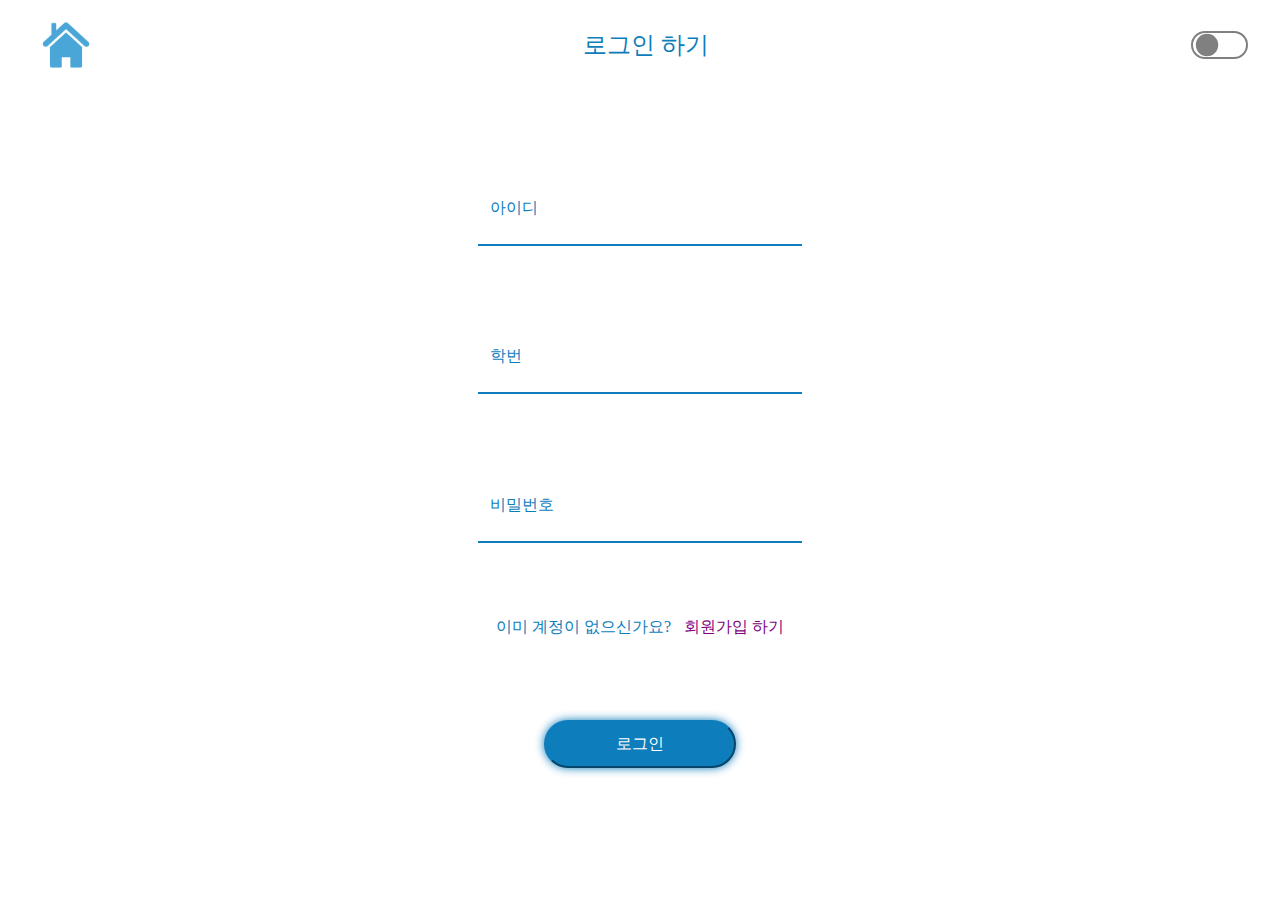
<file: html/login.html>
<!DOCTYPE html>
<html lang="en">
<head>
    <meta charset="UTF-8">
    <meta http-equiv="X-UA-Compatible" content="IE=edge">
    <meta name="viewport" content="width=device-width, initial-scale=1.0">
    <title>203alimi</title>
    <link rel="stylesheet" href="../css/signUp.css">
</head>
<body>
    <header class="header">
        <div class="img">
            <a href="https://two03alimi.onrender.com">
                <img src="../public/home icon.png" alt="home img" class="img">
            </a>
        </div>
        <div class="title">
            로그인 하기
        </div>
        <input role="switch" type="checkbox" id="toogle" />
    </header>
    <main class="main">
        <form action="https://two03alimi.onrender.com/login" method="post" class="form">
            <input type="text" name="id" id="id" required class="input"  placeholder="아이디">
            <p class="errMsg"></p>
            <input type="number" name="student_num" required class="input"  id="student_id"  placeholder="학번">
            <p class="errMsg"></p>
            <input type="password" name="password"  required class="input"  id="password"  placeholder="비밀번호">
            <p class="errMsg"></p>
            <p class="signUp">이미 계정이 없으신가요?<a href="../html/signUp.html" class="move">회원가입 하기</a></p>
        </form>
    </main> 
    <footer class="footer">
        <input type="submit" value="로그인" id="btn">
    </footer>
    <script src="../js/login.js"></script>
</body>
</html>
</file>
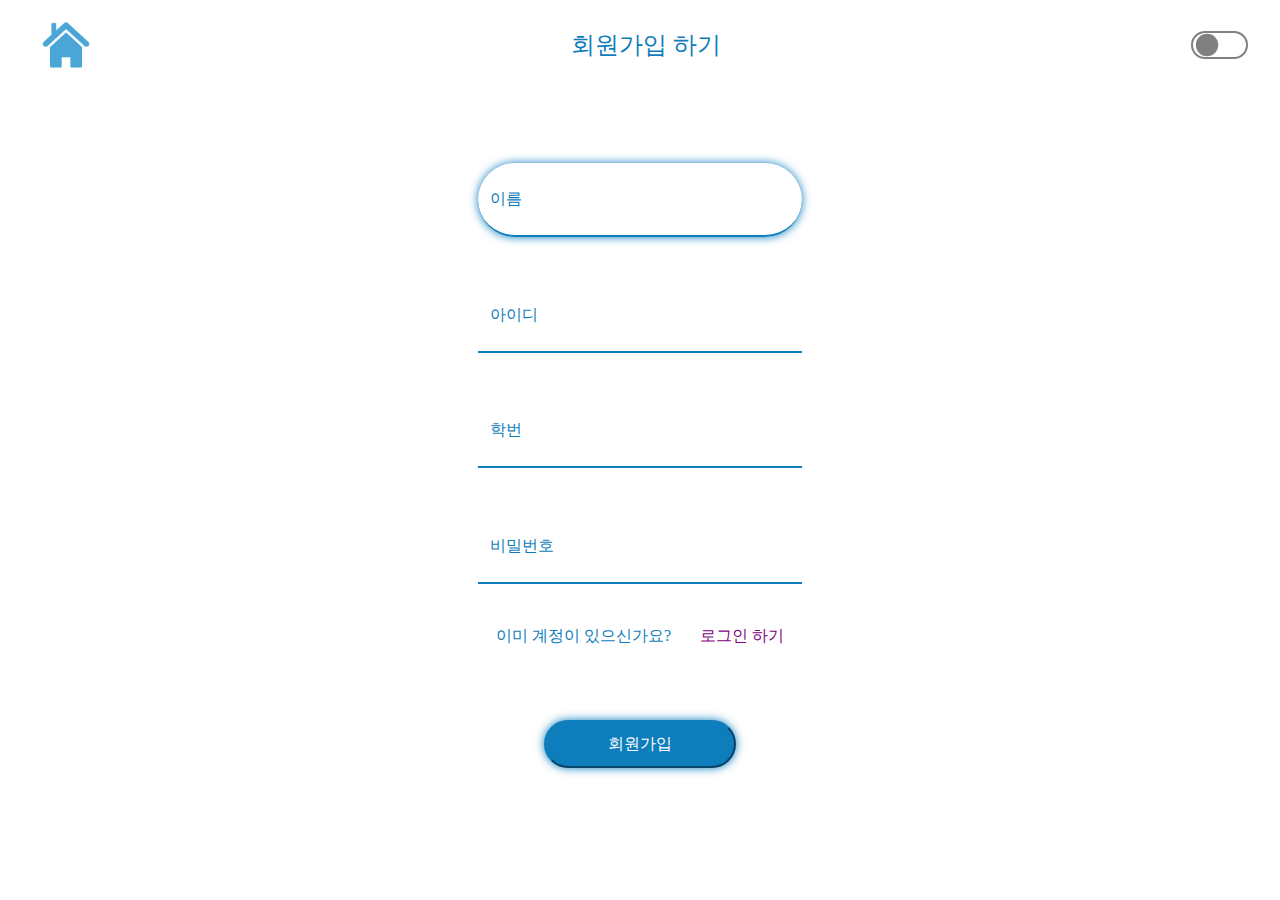
<file: html/signUp.html>
<!DOCTYPE html>
<html lang="en">
<head>
    <meta charset="UTF-8">
    <meta http-equiv="X-UA-Compatible" content="IE=edge">
    <meta name="viewport" content="width=device-width, initial-scale=1.0">
    <title>203alimi</title>
    <link rel="stylesheet" href="../css/signUp.css">
</head>
<body>
    <header class="header">
        <div class="img">
            <a href="https://two03alimi.onrender.com">
                <img src="../public/home icon.png" alt="home img" class="img">
            </a>
        </div>
        <div class="title">
            회원가입 하기
        </div>
        <input role="switch" type="checkbox" id="toogle" />
    </header>
    <main class="main">
        <form action="https://two03alimi.onrender.com/task/signUp" method="post" class="form">
            <input type="text" name="name" id="name" required class="input" autofocus placeholder="이름">
            <p class="errMsg"></p>
            <input type="text" name="id" id="id" required class="input"  placeholder="아이디">
            <p class="errMsg"></p>
            <input type="number" name="student_num" required class="input"  id="student_id"  placeholder="학번">
            <p class="errMsg"></p>
            <input type="password" name="password"  required class="input"  id="password"  placeholder="비밀번호">
            <p class="errMsg"></p>
            <p class="signUp">이미 계정이 있으신가요?<a href="../html/login.html" class="move">로그인 하기</a></p>
        </form>
    </main> 
    <footer class="footer">
        <input type="submit" value="회원가입" id="btn">
    </footer>
    <script src="../js/signUp.js"></script>
</body>
</html>
</file>
<file: css/signUp.css>
* {
  margin: 0;
  padding: 0;
  list-style: none;
  text-decoration: none;
}

body {
  display: flex;
  justify-content: center;
  align-items: center;
  flex-direction: column;
  transition: 1s;
}

.darkmode {
  background-color: #282727;
  color: #fff;
}

.img {
  width: 4.25em;
  height: 4.25em;
}

.img:hover {
  cursor: pointer;
}

.header {
  width: 95vw;
  height: 10vh;
  display: flex;
  justify-content: space-between;
  align-items: center;
}

.title {
  font-size: 1.5em;
  color: #0E7DBC;
}

.title:hover {
  cursor: pointer;
}

[type="checkbox"]:hover {
  cursor: pointer;
}

[type="checkbox"] {
  appearance: none;
  position: relative;
  border: max(2px, 0.1em) solid gray;
  border-radius: 1.25em;
  width: 4.25em;
  height: 2.13em;
  display: flex;
  justify-content: center;
  align-items: center;
}

[type="checkbox"]::before {
  content: "";
  position: absolute;
  left: 0;
  width: 2.13em;
  height: 2.13em;
  border-radius: 50%;
  transform: scale(0.8);
  background-color: gray;
  transition: left 250ms linear;
}

[type="checkbox"]:checked {
  background-color: #0E7DBC;
  border-color: #0E7DBC;
}

[type="checkbox"]:checked::before {
  background-color: white;
  left: 2em;
}

.main {
  width: 95vw;
  height: 70vh;
  display: flex;
  justify-content: center;
  align-items: center;
}

.form {
  width: 100%;
  height: 80%;
  display: flex;
  flex-direction: column;
  justify-content: space-around;
  align-items: center;
}

.form>.input {
  width: 18.750em;
  height: 3em;
  padding: 12px;
  border-color: #0E7DBC;
  background: none;
  border-top: none;
  border-left: none;
  border-right: none;
  font-size: 1em;
  transition: 1s;
  color: #0E7DBC;
}

.form>.input::placeholder {
  color: #0E7DBC;
}

.form>.input:focus {
  outline: none;
  border-color: #0E7DBC;
  box-shadow: 0 0 10px #0E7DBC;
  border-radius: 10rem;
}

.nullInput::placeholder {
  color: red;
}

.nullInput {
  width: 18.750em;
  height: 3em;
  padding: 12px;
  border-color: red;
  background: none;
  border-top: none;
  border-left: none;
  border-right: none;
  font-size: 1em;
  transition: 1s;
  color: red;
}

.nullInput:focus {
  outline: none;
  border-color: red;
  box-shadow: 0 0 10px red;
  color: red;
  border-radius: 10rem;
}

.errMsg {
  color: red;
}

.signUp {
  width: 18em;
  display: flex;
  justify-content: space-between;
  color: #0E7DBC;
}

.move {
  color: purple;
}

.move:hover {
  cursor: pointer;
}

.footer {
  width: 100%;
  height: 20vh;
  display: flex;
  justify-content: center;
}

#btn {
  width: 12em;
  height: 3em;
  background-color: #0E7DBC;
  border-color: #0E7DBC;
  border-radius: 3em;
  box-shadow: 0 0 10px #0E7DBC;
  color: #fff;
  font-size: 1em;
}

#btn:hover {
  cursor: pointer;
}

#btn:active {
  background-color: #0E7DBC;
  transform: translateY(4px);
}
</file>
